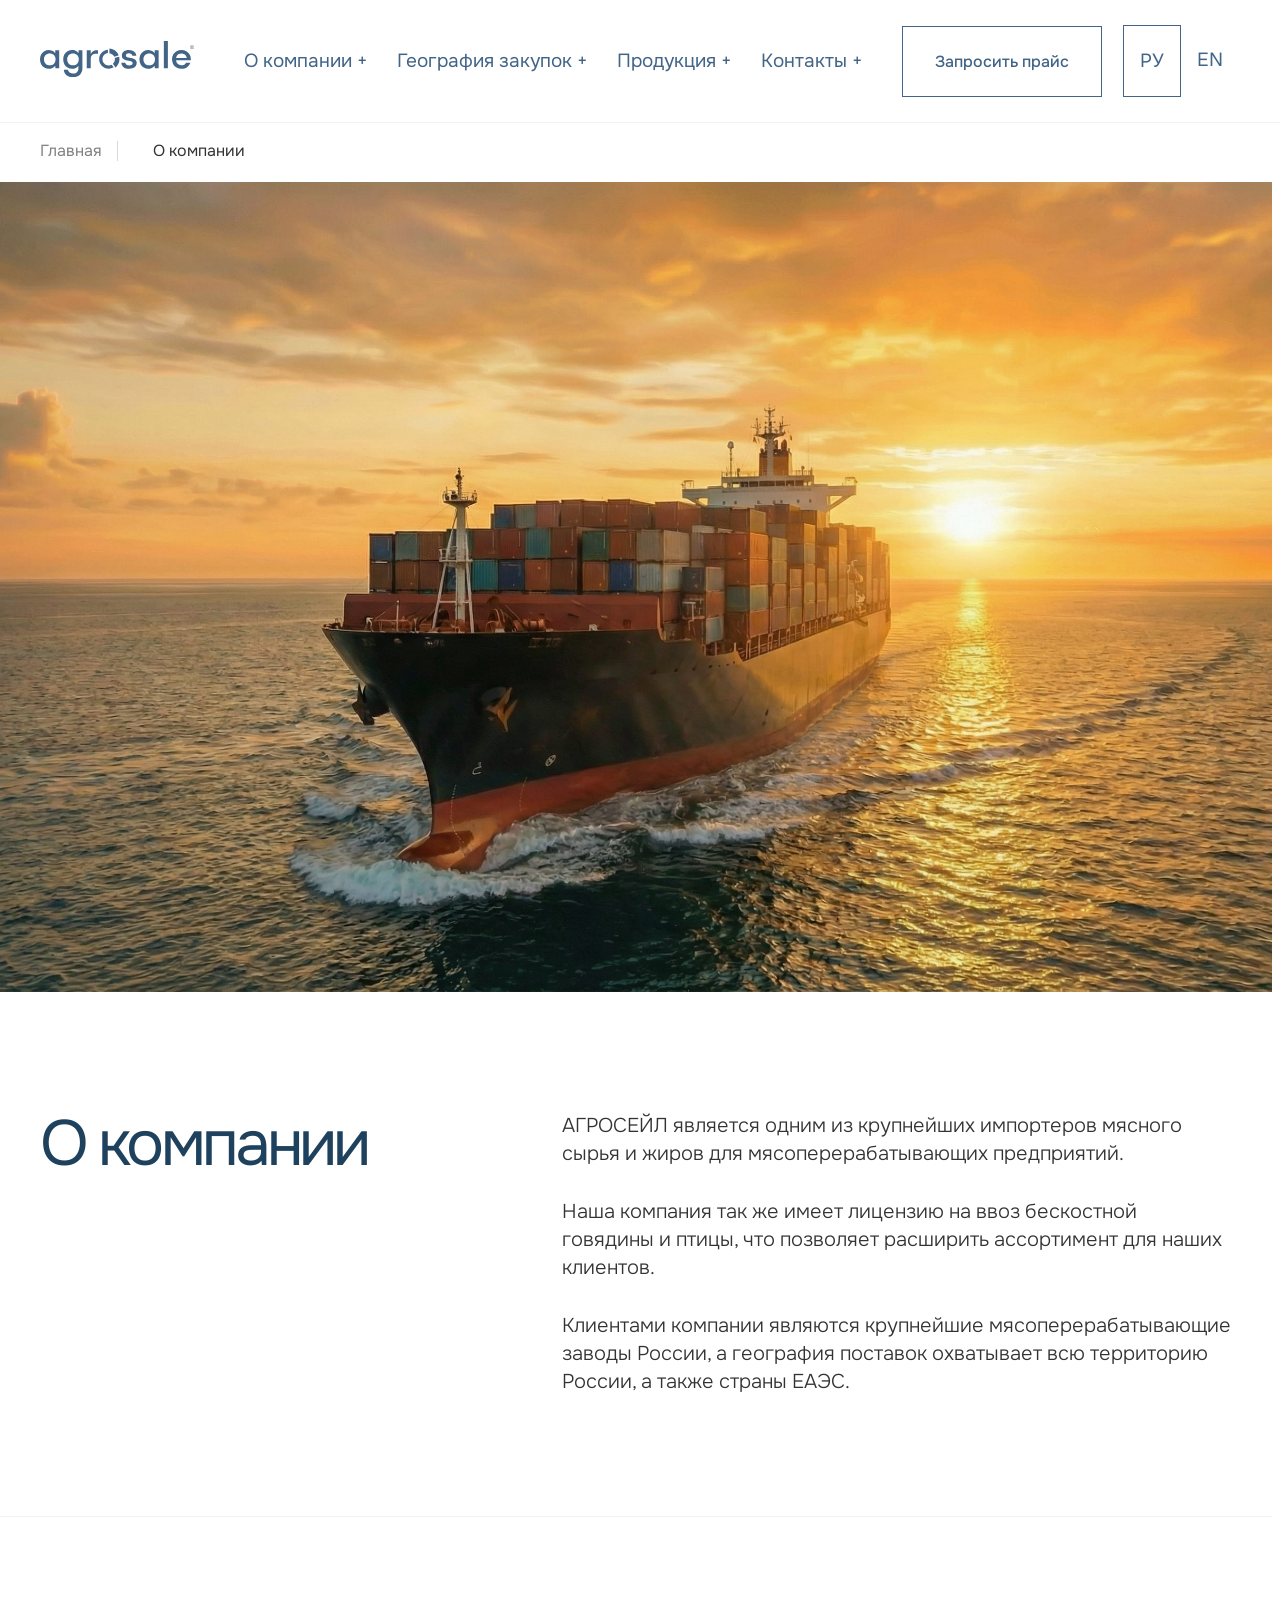
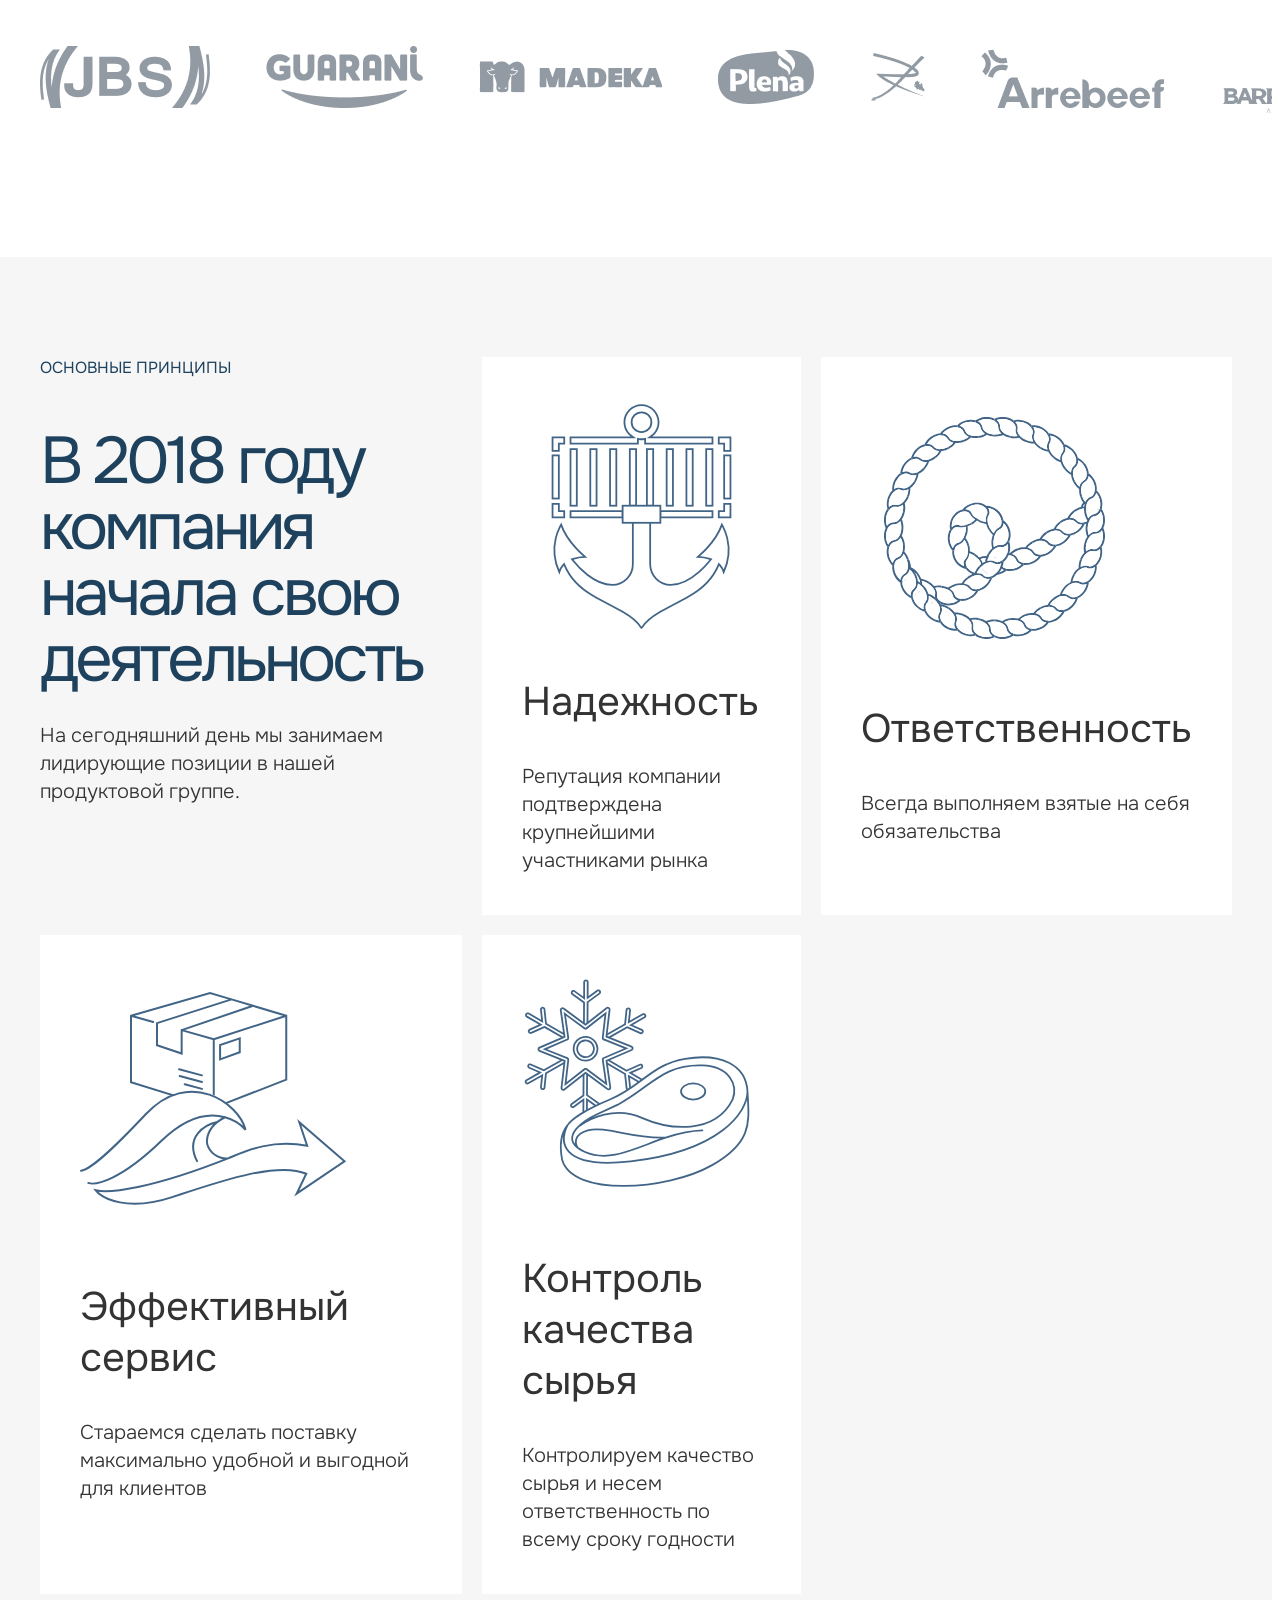
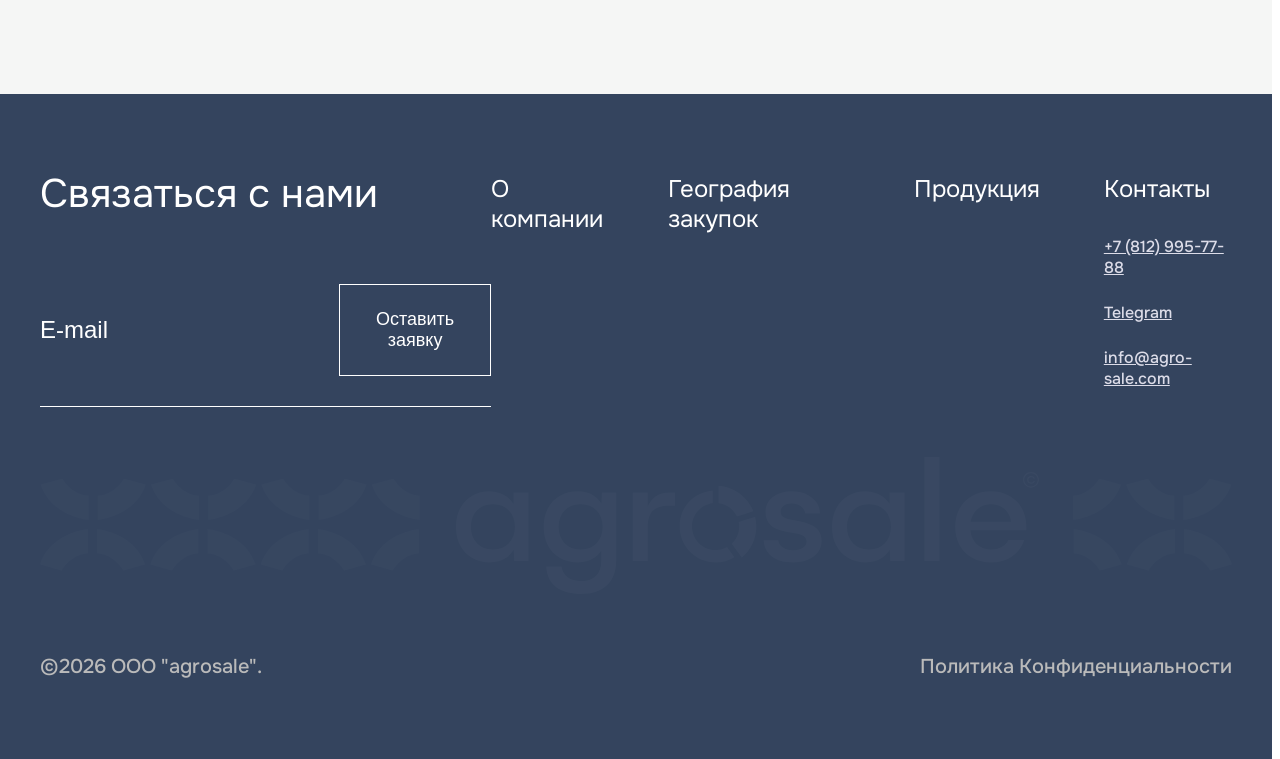
<file: company.html>
<!doctype html>
<html lang="en">
	<head>
		<meta charset="UTF-8" />
		<meta name="viewport" content="width=device-width, initial-scale=1.0" />
		<link rel="preconnect" href="https://fonts.googleapis.com" />
		<link rel="preconnect" href="https://fonts.gstatic.com" crossorigin />
		<link
			href="https://fonts.googleapis.com/css2?family=Onest:wght@100..900&display=swap"
			rel="stylesheet"
		/>
		<link rel="stylesheet" href="assets/css/style.css" />
		<title>Agrosale</title>
	</head>
	<body>
		<header class="header header2">
			<div class="container">
				<a href="index.html" class="logo">
					<img src="assets/svg/logo3.svg" alt="agrosale" />
				</a>

				<button class="burger" id="burger">
					<span></span>
					<span></span>
					<span></span>
				</button>

				<div class="nav-wrapper" id="nav-wrapper">
					<div class="menu-image">
						<img src="assets/svg/logo2.svg" alt="Shipping" />
					</div>
					<div class="nav-image">
						<img src="assets/img/menu.jpg" alt="" />
					</div>
					<nav class="main-nav">
						<ul>
							<li><a href="company.html">О компании +</a></li>
							<li><a href="geography.html">География закупок +</a></li>
							<li><a href="production.html">Продукция +</a></li>
							<li><a href="contacts.html">Контакты +</a></li>
						</ul>
					</nav>

					<div class="header-actions">
						<a href="#" class="btn-price open-btn">Запросить прайс</a>

						<div class="lang-switcher">
							<a href="#" class="lang-item active">РУ</a>
							<a href="#" class="lang-item">EN</a>
						</div>
					</div>
				</div>
			</div>
		</header>
		<main>
			<nav class="breadcrumbs-container">
				<div class="container">
					<ul class="breadcrumbs">
						<li><a href="/">Главная</a></li>
						<li><span>О компании</span></li>
					</ul>
				</div>
			</nav>
			<section class="meat-landing-section">
				<div class="video-wrapper">
					<img src="assets/img/company.jpg" alt="" />
				</div>
			</section>
			<section class="company-partner">
				<div class="products-header">
					<h2 class="main-title">О компании</h2>
					<div class="description-text-wrapper">
						<p class="description-text">
							АГРОСЕЙЛ является одним из крупнейших импортеров мясного сырья и
							жиров для мясоперерабатывающих предприятий.
						</p>
						<p class="description-text">
							Наша компания так же имеет лицензию на ввоз бескостной говядины и
							птицы, что позволяет расширить ассортимент для наших клиентов.
						</p>
						<p class="description-text">
							Клиентами компании являются крупнейшие мясоперерабатывающие заводы
							России, а география поставок охватывает всю территорию России, а
							также страны ЕАЭС.  
						</p>
					</div>
				</div>
				<div class="partners__slider-line">
					<div class="partners__item">
						<img src="assets/img/Group 57.png" alt="JBS" />
					</div>
					<div class="partners__item">
						<img src="assets/img/Frame 172.png" alt="Guarani" />
					</div>
					<div class="partners__item">
						<img src="assets/img/Frame 174.png" alt="Victoria" />
					</div>
					<div class="partners__item">
						<img src="assets/img/Frame 176.png" alt="Arrebeef" />
					</div>
					<div class="partners__item">
						<img src="assets/img/Frame 177.png" alt="Minerva" />
					</div>
					<div class="partners__item">
						<img src="assets/img/Frame 179.png" alt="Barra Mansa" />
					</div>
					<div class="partners__item">
						<img src="assets/img/Frame 180.png" alt="Barra Mansa" />
					</div>
					<div class="partners__item">
						<img src="assets/img/Frame 181.png" alt="Barra Mansa" />
					</div>
					<div class="partners__item">
						<img src="assets/img/Frame 182.png" alt="Barra Mansa" />
					</div>
					<div class="partners__item">
						<img src="assets/img/Frame 178.png" alt="Barra Mansa" />
					</div>
				</div>
			</section>
			<section class="principles-section">
				<div class="container">
					<div class="principles-grid">
						<div class="principles-info">
							<span class="overline">Основные принципы</span>
							<h2 class="principles-title">
								В 2018 году компания начала свою деятельность
							</h2>
							<p class="principles-desc">
								На сегодняшний день мы занимаем лидирующие позиции в нашей
								продуктовой группе.
							</p>
						</div>

						<div class="principle-card">
							<div class="card-icon">
								<img src="assets/svg/nadeznost.svg" alt="Надежность" />
							</div>
							<h3 class="card-title">Надежность</h3>
							<p class="card-text">
								Репутация компании подтверждена крупнейшими участниками рынка
							</p>
						</div>

						<div class="principle-card">
							<div class="card-icon">
								<img
									src="assets/svg/otvetstvennost.svg"
									alt="Ответственность"
								/>
							</div>
							<h3 class="card-title">Ответственность</h3>
							<p class="card-text">
								Всегда выполняем взятые на себя обязательства
							</p>
						</div>

						<div class="principle-card">
							<div class="card-icon">
								<img src="assets/svg/servis.svg" alt="Эффективный сервис" />
							</div>
							<h3 class="card-title">Эффективный сервис</h3>
							<p class="card-text">
								Стараемся сделать поставку максимально удобной и выгодной для
								клиентов
							</p>
						</div>

						<div class="principle-card">
							<div class="card-icon">
								<img src="assets/svg/control.svg" alt="Контроль качества" />
							</div>
							<h3 class="card-title">Контроль качества сырья</h3>
							<p class="card-text">
								Контролируем качество сырья и несем ответственность по всему
								сроку годности
							</p>
						</div>
					</div>
				</div>
			</section>
		</main>
		<footer class="footer">
			<div class="container">
				<div class="footer__top">
					<div class="footer__form-col">
						<h2 class="footer__title">Связаться с нами</h2>
						<form class="footer__form">
							<div class="footer__input-group">
								<input
									type="email"
									placeholder="E-mail"
									class="footer__input"
								/>
								<button type="submit" class="footer__btn">
									Оставить заявку
								</button>
							</div>
						</form>
					</div>

					<nav class="footer__nav">
						<div class="footer__nav-col">
							<a href="company.html" class="footer__nav-link">О компании</a>
						</div>
						<div class="footer__nav-col">
							<a href="geography.html" class="footer__nav-link"
								>География закупок</a
							>
						</div>
						<div class="footer__nav-col">
							<a href="production.html" class="footer__nav-link">Продукция</a>
						</div>
						<div class="footer__nav-col">
							<a href="contacts.html" class="footer__nav-title">Контакты</a>
							<a href="tel:+78129957788" class="footer__contact-link"
								>+7 (812) 995-77-88</a
							>
							<a href="#" class="footer__contact-link">Telegram</a>
							<a href="mailto:info@agro-sale.com" class="footer__contact-link"
								>info@agro-sale.com</a
							>
						</div>
					</nav>
				</div>

				<div class="footer__logo-wrap">
					<img
						src="assets/svg/footer.svg"
						alt="agrosale"
						class="footer__logo-img"
					/>
				</div>

				<div class="footer__bottom">
					<p class="footer__copy">©2026 ООО "agrosale".</p>
					<a href="#" class="footer__policy">Политика Конфиденциальности</a>
				</div>
			</div>
		</footer>
		<div class="popup-overlay" id="pricePopup">
			<div class="popup-content">
				<button class="close-popup" aria-label="Закрыть"></button>

				<div class="feedback-col form-card">
					<h2 class="feedback-title">Запросить прайс</h2>
					<p class="feedback-subtitle">
						Заполните форму, и наши специалисты свяжутся с вами для консультации
						по прайсу, поставкам и логистике мяса из разных стран.
					</p>

					<form class="price-form">
						<div class="input-wrapper full">
							<label>Ваши фамилия и имя:</label>
							<input type="text" placeholder="Введите ФИО" />
						</div>
						<div class="input-wrapper">
							<label>Ваш E-mail:</label>
							<input type="email" placeholder="Введите электронную почту" />
						</div>
						<div class="input-wrapper">
							<label>Ваш телефон:</label>
							<input type="tel" placeholder="Введите номер телефона" />
						</div>
						<button type="submit" class="btn-send">Отправить запрос</button>
					</form>
				</div>
			</div>
		</div>
		<script src="assets/js/script.js"></script>
	</body>
</html>
</file>
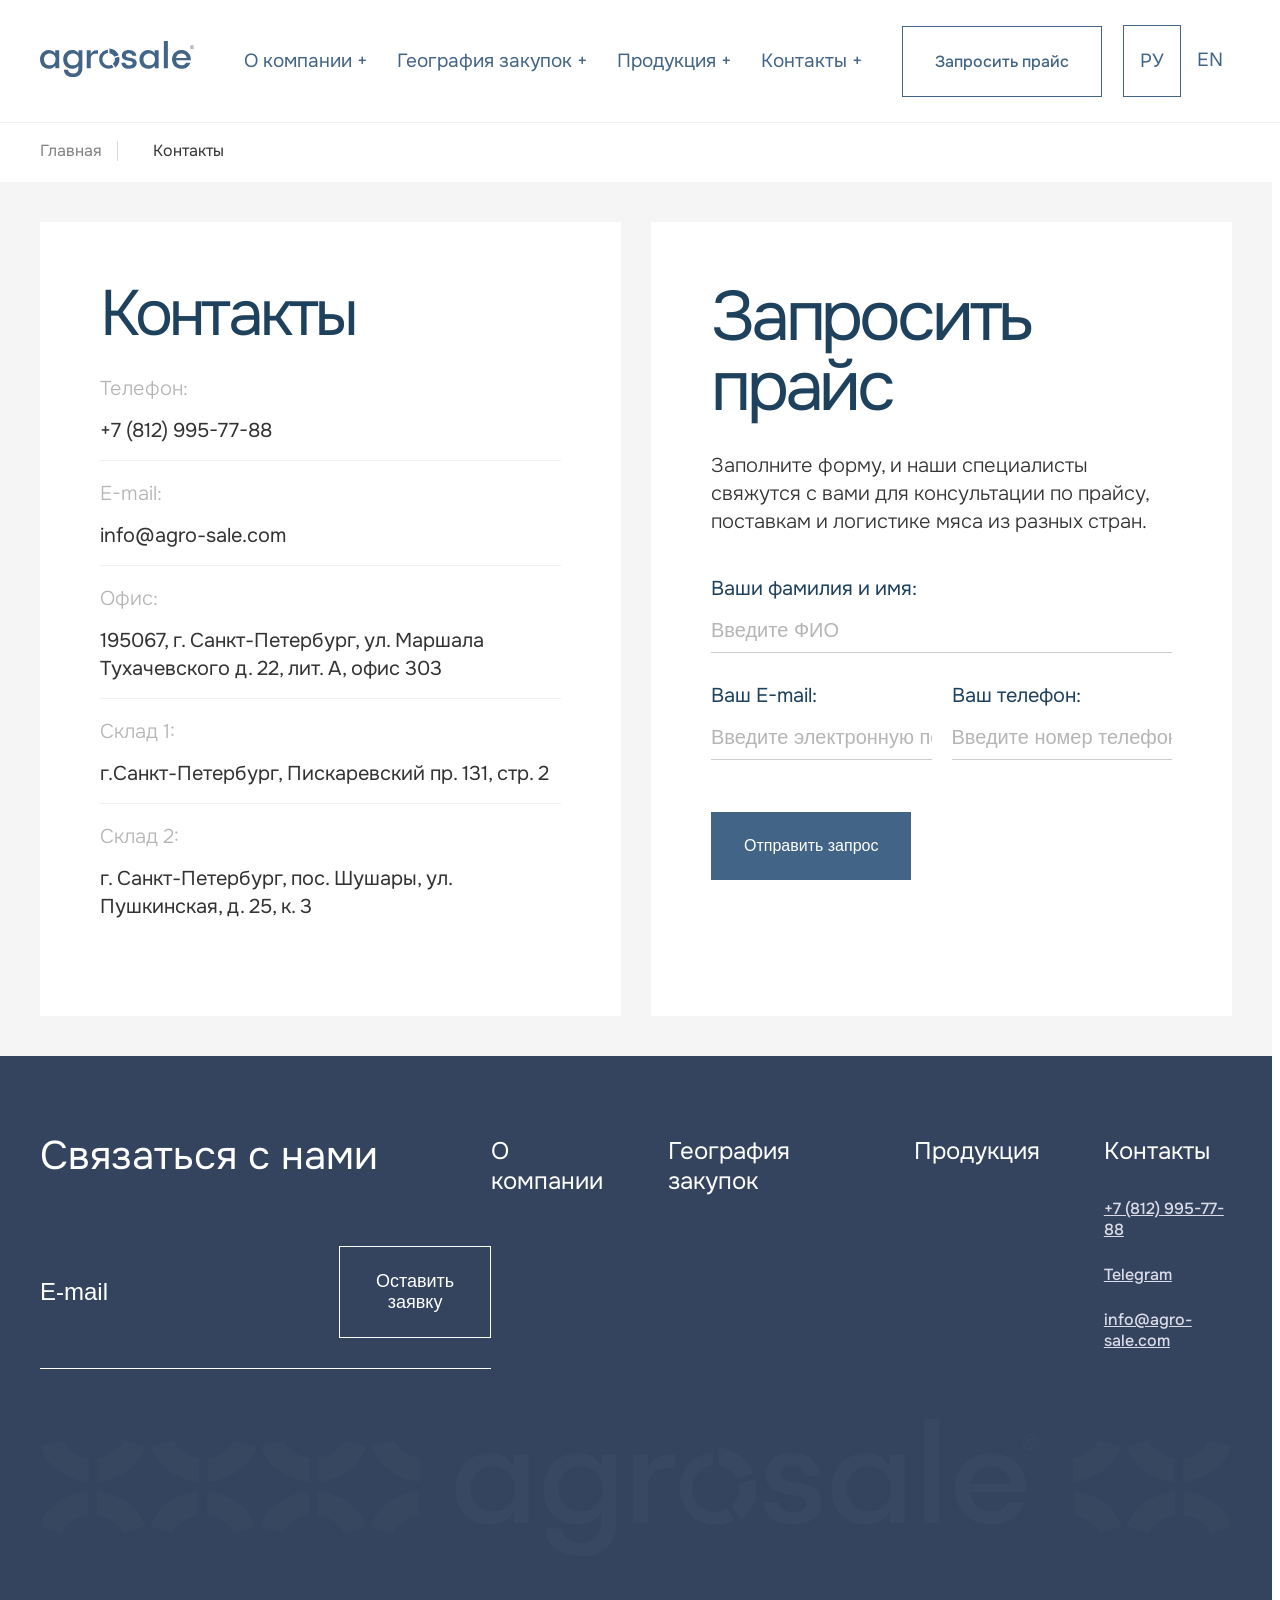
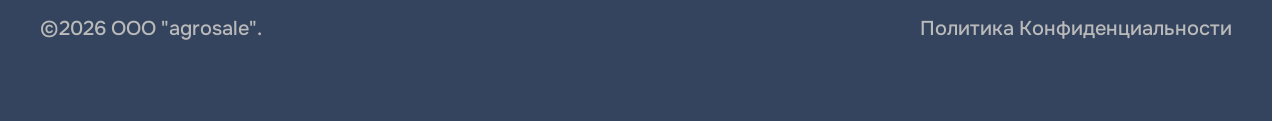
<file: contacts.html>
<!doctype html>
<html lang="en">
	<head>
		<meta charset="UTF-8" />
		<meta name="viewport" content="width=device-width, initial-scale=1.0" />
		<link rel="preconnect" href="https://fonts.googleapis.com" />
		<link rel="preconnect" href="https://fonts.gstatic.com" crossorigin />
		<link
			href="https://fonts.googleapis.com/css2?family=Onest:wght@100..900&display=swap"
			rel="stylesheet"
		/>
		<link rel="stylesheet" href="assets/css/style.css" />
		<title>Agrosale</title>
	</head>
	<body>
		<header class="header header2">
			<div class="container">
				<a href="index.html" class="logo">
					<img src="assets/svg/logo3.svg" alt="agrosale" />
				</a>

				<button class="burger" id="burger">
					<span></span>
					<span></span>
					<span></span>
				</button>

				<div class="nav-wrapper" id="nav-wrapper">
					<div class="menu-image">
						<img src="assets/svg/logo2.svg" alt="Shipping" />
					</div>
					<div class="nav-image">
						<img src="assets/img/menu.jpg" alt="" />
					</div>
					<nav class="main-nav">
						<ul>
							<li><a href="company.html">О компании +</a></li>
							<li><a href="geography.html">География закупок +</a></li>
							<li><a href="production.html">Продукция +</a></li>
							<li><a href="contacts.html">Контакты +</a></li>
						</ul>
					</nav>

					<div class="header-actions">
						<a href="#" class="btn-price open-btn">Запросить прайс</a>

						<div class="lang-switcher">
							<a href="#" class="lang-item active">РУ</a>
							<a href="#" class="lang-item">EN</a>
						</div>
					</div>
				</div>
			</div>
		</header>
		<main>
			<nav class="breadcrumbs-container">
				<div class="container">
					<ul class="breadcrumbs">
						<li><a href="/">Главная</a></li>
						<li><span>Контакты</span></li>
					</ul>
				</div>
			</nav>
			<section class="feedback-section">
				<div class="container">
					<div class="feedback-wrapper">
						<div class="feedback-col contacts-card">
							<h2 class="feedback-title">Контакты</h2>

							<div class="contact-group">
								<span class="label">Телефон:</span>
								<a href="tel:+78129957788" class="value">+7 (812) 995-77-88</a>
							</div>

							<div class="contact-group">
								<span class="label">E-mail:</span>
								<a href="mailto:info@agro-sale.com" class="value"
									>info@agro-sale.com</a
								>
							</div>

							<div class="contact-group">
								<span class="label">Офис:</span>
								<p class="value">
									195067, г. Санкт-Петербург, ул. Маршала Тухачевского д. 22,
									лит. А, офис 303
								</p>
							</div>

							<div class="contact-group">
								<span class="label">Склад 1:</span>
								<p class="value">
									г.Санкт-Петербург, Пискаревский пр. 131, стр. 2
								</p>
							</div>

							<div class="contact-group">
								<span class="label">Склад 2:</span>
								<p class="value">
									г. Санкт-Петербург, пос. Шушары, ул. Пушкинская, д. 25, к. 3
								</p>
							</div>
						</div>

						<div class="feedback-col form-card">
							<h2 class="feedback-title">Запросить прайс</h2>
							<p class="feedback-subtitle">
								Заполните форму, и наши специалисты свяжутся с вами для
								консультации по прайсу, поставкам и логистике мяса из разных
								стран.
							</p>

							<form class="price-form">
								<div class="input-wrapper full">
									<label>Ваши фамилия и имя:</label>
									<input type="text" placeholder="Введите ФИО" />
								</div>
								<div class="input-wrapper">
									<label>Ваш E-mail:</label>
									<input type="email" placeholder="Введите электронную почту" />
								</div>
								<div class="input-wrapper">
									<label>Ваш телефон:</label>
									<input type="tel" placeholder="Введите номер телефона" />
								</div>
								<button type="submit" class="btn-send">Отправить запрос</button>
							</form>
						</div>
					</div>
				</div>
			</section>
		</main>
		<footer class="footer">
			<div class="container">
				<div class="footer__top">
					<div class="footer__form-col">
						<h2 class="footer__title">Связаться с нами</h2>
						<form class="footer__form">
							<div class="footer__input-group">
								<input
									type="email"
									placeholder="E-mail"
									class="footer__input"
								/>
								<button type="submit" class="footer__btn">
									Оставить заявку
								</button>
							</div>
						</form>
					</div>

					<nav class="footer__nav">
						<div class="footer__nav-col">
							<a href="company.html" class="footer__nav-link">О компании</a>
						</div>
						<div class="footer__nav-col">
							<a href="geography.html" class="footer__nav-link"
								>География закупок</a
							>
						</div>
						<div class="footer__nav-col">
							<a href="production.html" class="footer__nav-link">Продукция</a>
						</div>
						<div class="footer__nav-col">
							<a href="contacts.html" class="footer__nav-title">Контакты</a>
							<a href="tel:+78129957788" class="footer__contact-link"
								>+7 (812) 995-77-88</a
							>
							<a href="#" class="footer__contact-link">Telegram</a>
							<a href="mailto:info@agro-sale.com" class="footer__contact-link"
								>info@agro-sale.com</a
							>
						</div>
					</nav>
				</div>

				<div class="footer__logo-wrap">
					<img
						src="assets/svg/footer.svg"
						alt="agrosale"
						class="footer__logo-img"
					/>
				</div>

				<div class="footer__bottom">
					<p class="footer__copy">©2026 ООО "agrosale".</p>
					<a href="#" class="footer__policy">Политика Конфиденциальности</a>
				</div>
			</div>
		</footer>
		<div class="popup-overlay" id="pricePopup">
			<div class="popup-content">
				<button class="close-popup" aria-label="Закрыть"></button>

				<div class="feedback-col form-card">
					<h2 class="feedback-title">Запросить прайс</h2>
					<p class="feedback-subtitle">
						Заполните форму, и наши специалисты свяжутся с вами для консультации
						по прайсу, поставкам и логистике мяса из разных стран.
					</p>

					<form class="price-form">
						<div class="input-wrapper full">
							<label>Ваши фамилия и имя:</label>
							<input type="text" placeholder="Введите ФИО" />
						</div>
						<div class="input-wrapper">
							<label>Ваш E-mail:</label>
							<input type="email" placeholder="Введите электронную почту" />
						</div>
						<div class="input-wrapper">
							<label>Ваш телефон:</label>
							<input type="tel" placeholder="Введите номер телефона" />
						</div>
						<button type="submit" class="btn-send">Отправить запрос</button>
					</form>
				</div>
			</div>
		</div>
		<script src="assets/js/script.js"></script>
	</body>
</html>
</file>
<file: assets/css/style.css>
@import url('./modules/header.css');
@import url('./modules/footer.css');
@import url('./modules/pop_up.css');
@import url('./core/base.css');
@import url('./sections/landing.css');
@import url('./sections/partner.css');
@import url('./sections/about.css');
@import url('./sections/meat.css');
@import url('./sections/map.css');
@import url('./sections/meat-landing.css');
@import url('./sections/product.css');
@import url('./sections/company-partner.css');
@import url('./sections/principles.css');
@import url('./sections/contacts.css');
</file>
